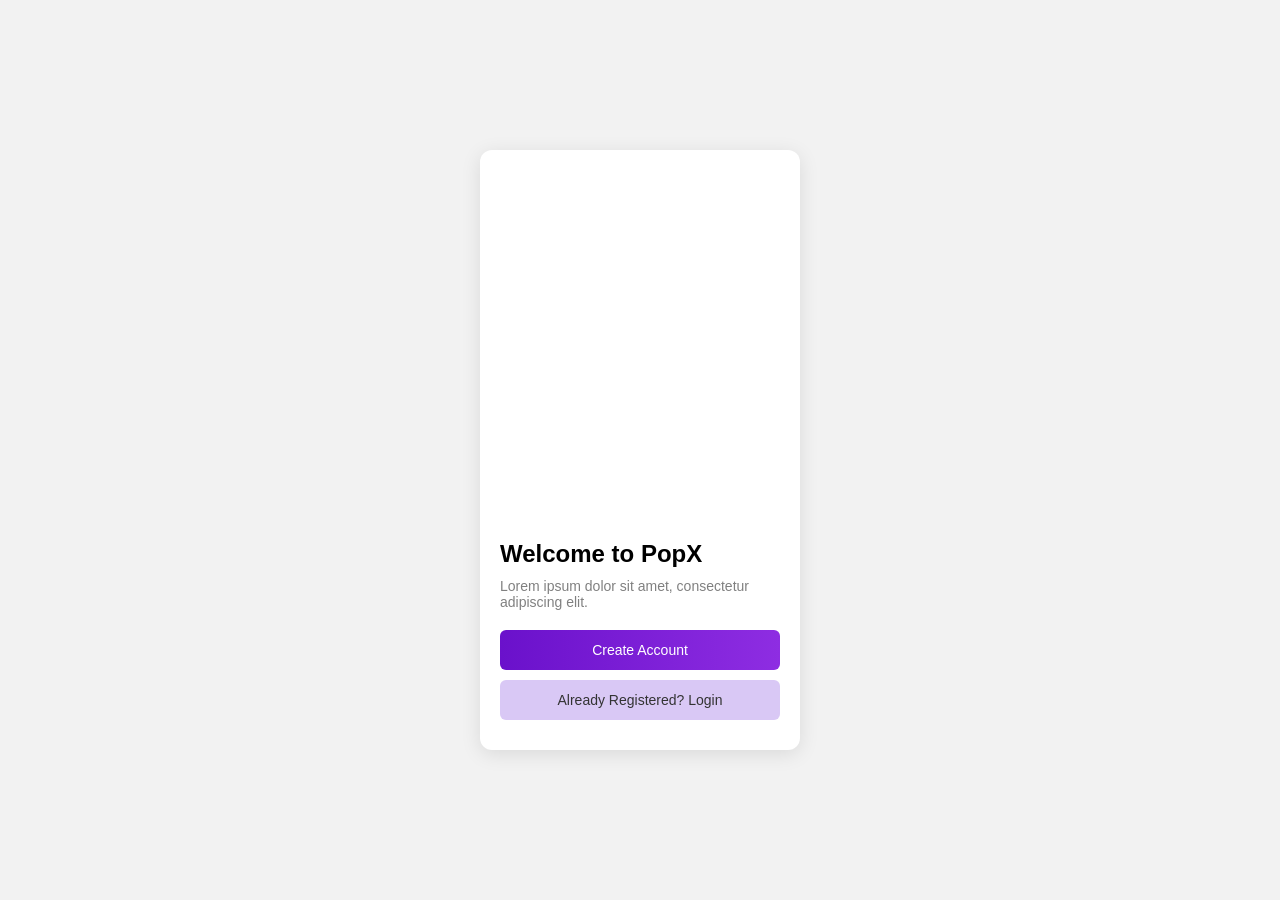
<file: Index.html>
<!DOCTYPE html>
<html lang="en">
<head>
  <meta charset="UTF-8">
  <title>PopX UI</title>
  <link rel="stylesheet" href="styles.css">
</head>
<body>

<div class="container">



  <div class="content">
    <h2>Welcome to PopX</h2>
    <p>Lorem ipsum dolor sit amet, consectetur adipiscing elit.</p>

    <a href="Index1.html"><button class="btn primary">Create Account</button></a>
    <a href="Index2.html"><button class="btn secondary">Already Registered? Login</button></a>
  </div>

</div>

</body>
</html>
</file>
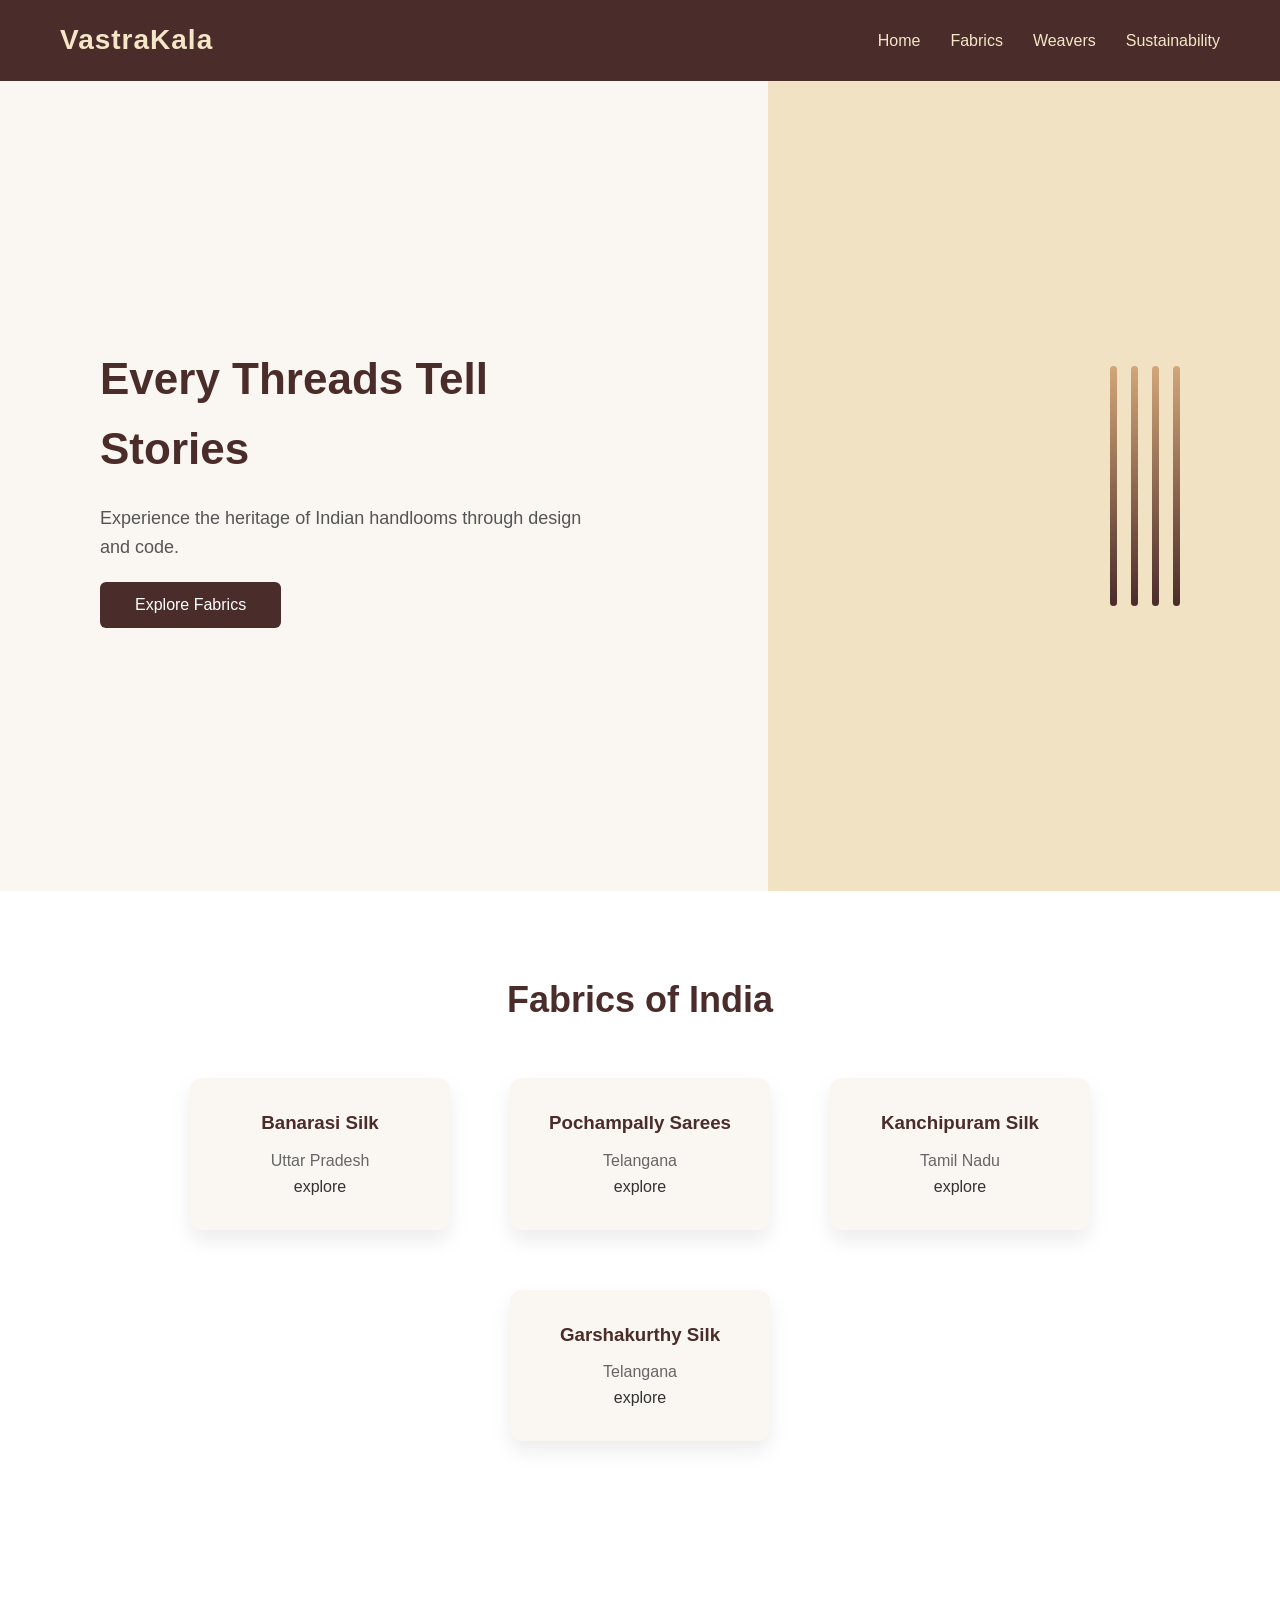
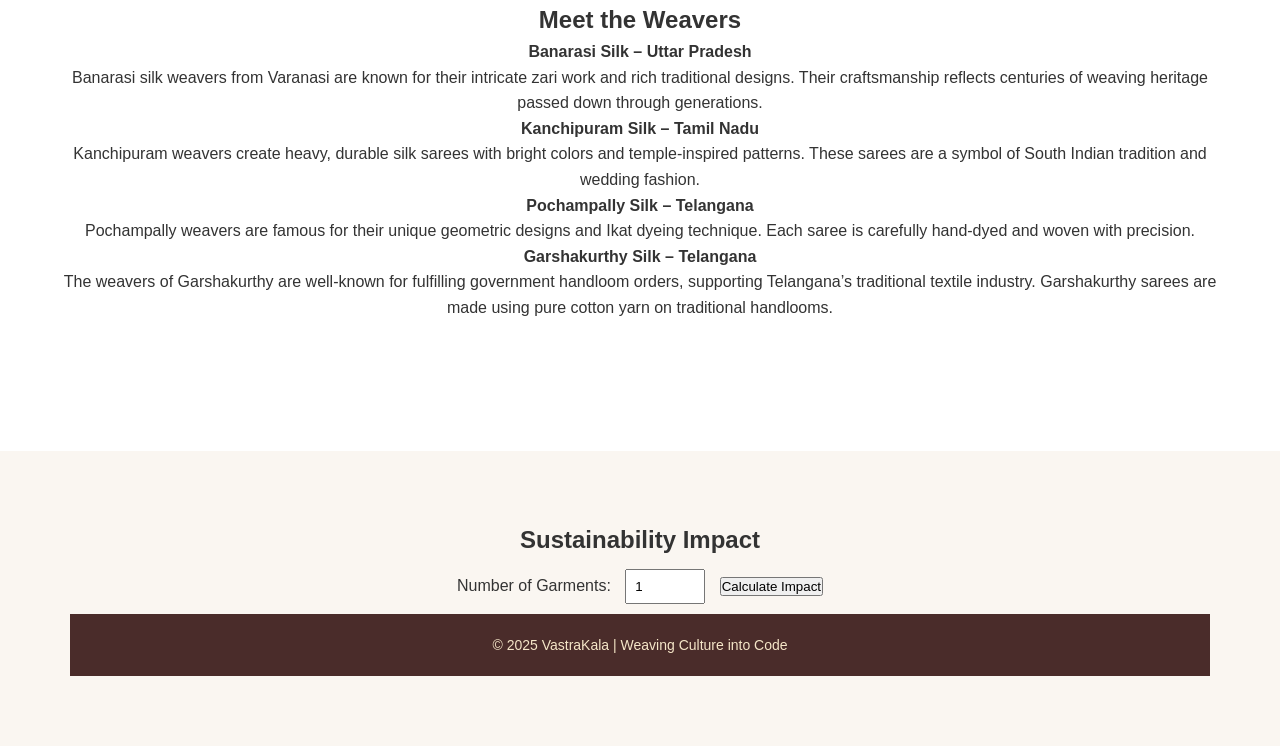
<file: index.html>
<!DOCTYPE html>
<html lang="en">
<head>
    <meta charset="UTF-8">
    <title>VastraKala | Where Threads Tell Stories</title>
    <meta name="viewport" content="width=device-width, initial-scale=1.0">
    
    <!-- CSS -->
    <link rel="stylesheet" href="style.css">
</head>
<body>

    <!-- NAVBAR -->
    <header class="navbar">
        <h1 class="logo">VastraKala</h1>
        <nav>
            <ul>
                <li><a href="#home">Home</a></li>
                <li><a href="#fabrics">Fabrics</a></li>
                <li><a href="#stories">Weavers</a></li>
                <li><a href="#sustain">Sustainability</a></li>
            </ul>
        </nav>
    </header>

    <!-- HERO SECTION -->
    <section id="home" class="hero">
        <div class="hero-content">
            <h2>Every Threads Tell Stories</h2>
            <p>Experience the heritage of Indian handlooms through design and code.</p>
            <a href="https://goswadeshi.in/" target="_blank"><button id="exploreBtn">Explore Fabrics</button></a>
           
        </div>

        <!-- Loom Animation -->
        <div class="loom">
            <div class="thread">
                
            </div>
            <div class="thread"></div>
            <div class="thread"></div>
            <div class="thread"></div>
        </div>
    </section>

    <!-- FABRICS SECTION -->
    <section id="fabrics" class="fabrics">
        <h2>Fabrics of India</h2>

        <div class="fabric-cards">
            <div class="card">
                <h3>Banarasi Silk</h3>
                <p>Uttar Pradesh</p>
                <!-- <img src="https://sumangalbanaras.com/cdn/shop/files/saree_handloom.jpg?v=1677144164&width=1080" alt=""> -->
               <a href="./banarasisilk.html">explore</a>
            </div>

            <div class="card">
                <h3>Pochampally Sarees</h3>
                <p>Telangana</p>
                 <!-- <img src="https://www.nishalee.com/wp-content/uploads/2021/08/Full-Pochampally-Design-saree_Aegean.jpg" alt="" target="_blank"> -->
                  <a href="./Pochampally.html">explore</a>
            </div>

            <div class="card">
                <h3>Kanchipuram Silk</h3>
                <p>Tamil Nadu</p>
                <a href="./kanchipuram.html">explore</a>
            </div>

            <div class="card">
                <h3>Garshakurthy Silk</h3>
                <p>Telangana</p>
                <a href="./Garsekurthi.html">explore</a>
            </div>
        </div>
    </section>

     <!-- F SECTION -->

    

  

    <!--Weavers-->
    <section id="stories" class="weavers">
    <h2>Meet the Weavers</h2>
    <h4>Banarasi Silk – Uttar Pradesh</h4>
    <p>Banarasi silk weavers from Varanasi are known for their intricate zari work and rich traditional designs.
       Their craftsmanship reflects centuries of weaving heritage passed down through generations.</p>
       <span>
        <h4>Kanchipuram Silk – Tamil Nadu</h4>
        <p>Kanchipuram weavers create heavy, durable silk sarees with bright colors and temple-inspired patterns.
             These sarees are a symbol of South Indian tradition and wedding fashion.</p>
       </span>
       <span>
        <h4>Pochampally Silk – Telangana</h4>
        <p>Pochampally weavers are famous for their unique geometric designs and Ikat dyeing technique. 
            Each saree is carefully hand-dyed and woven with precision.</p>
       </span>
       <h4>Garshakurthy Silk – Telangana</h4>
       <p>The weavers of Garshakurthy are well-known for fulfilling government handloom orders, supporting Telangana’s traditional textile industry. 
        Garshakurthy sarees are made using pure cotton yarn on traditional handlooms. </p>
    <div id="weaverCards" class="weaver-cards"></div>
</section>

<!-- Weaver Modal -->
    <div id="weaverModal" class="modal hidden">
    <div class="modal-content">
        <span id="closeWeaver">&times;</span>
        <h3 id="weaverName"></h3>
        <p id="weaverStory"></p>
        <h1></h1>
      </div>
      </div>

<!-- 
    Sustainability -->
     <section id="sustain" class="sustain">
    <h2>Sustainability Impact</h2>

    <label>Number of Garments:</label>
    <input type="number" id="garments" value="1">

    <button onclick="calculateImpact()">Calculate Impact</button>

    <p id="result"></p>


 
<!-- FOOTER -->
    <footer>
        <p>© 2025 VastraKala | Weaving Culture into Code</p>
    </footer>

      <!-- JS -->
    <script src="./script.js"></script>

</body>
</html>
</file>
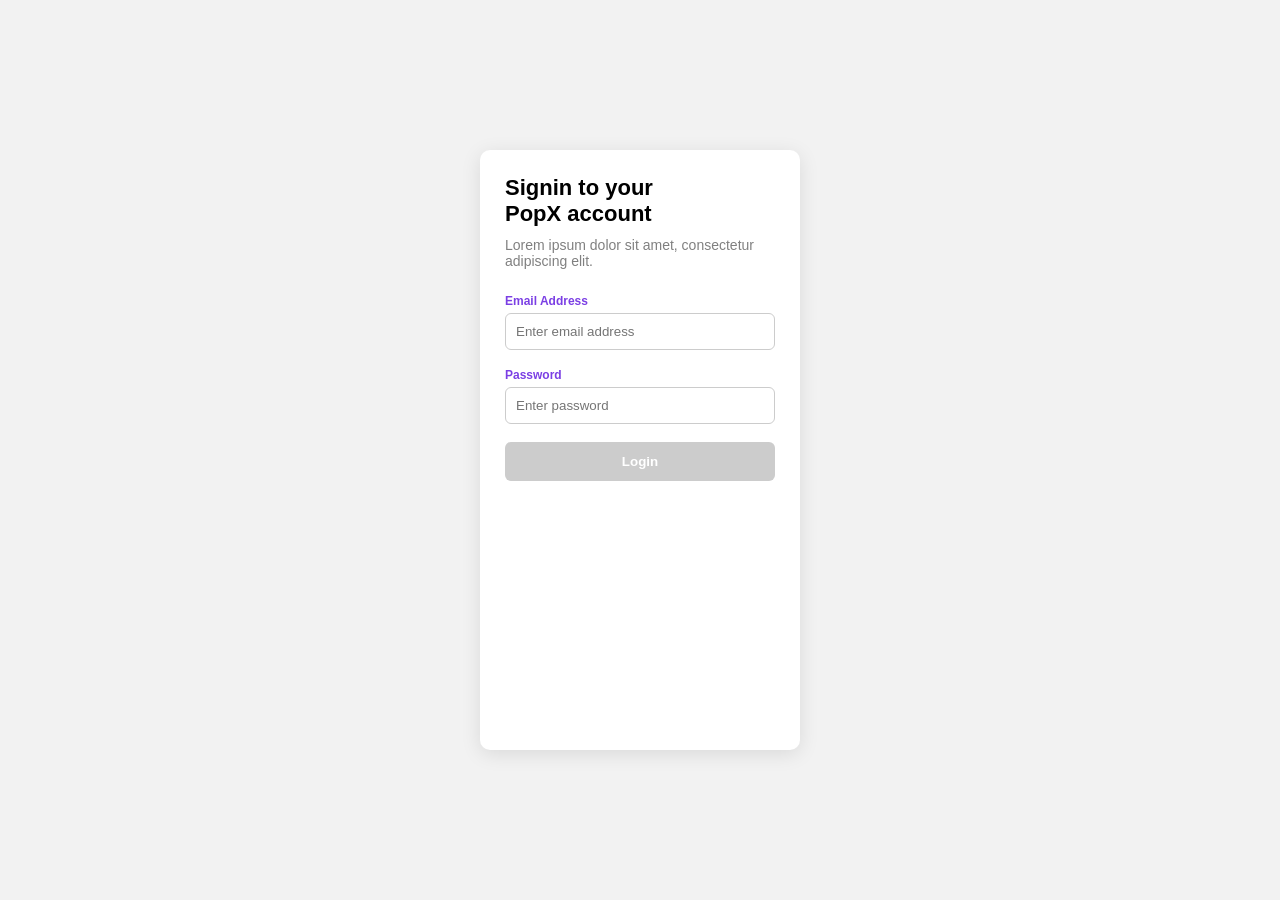
<file: Index1.html>
<!DOCTYPE html>
<html lang="en">
<head>
  <meta charset="UTF-8">
  <title>Login - PopX</title>
  <link rel="stylesheet" href="styles1.css">
</head>
<body>

<div class="container">
  <div class="form-box">
    
    <h2>Signin to your<br>PopX account</h2>
    <p>Lorem ipsum dolor sit amet, consectetur adipiscing elit.</p>

    <form id="loginForm">
      
      <div class="input-group">
        <label>Email Address</label>
        <input type="email" placeholder="Enter email address" required>
      </div>

      <div class="input-group">
        <label>Password</label>
        <input type="password" placeholder="Enter password" required>
      </div>

      <button type="submit" class="login-btn">Login</button>

    </form>

  </div>
</div>

<script src="script.js"></script>
</body>
</html>
</file>
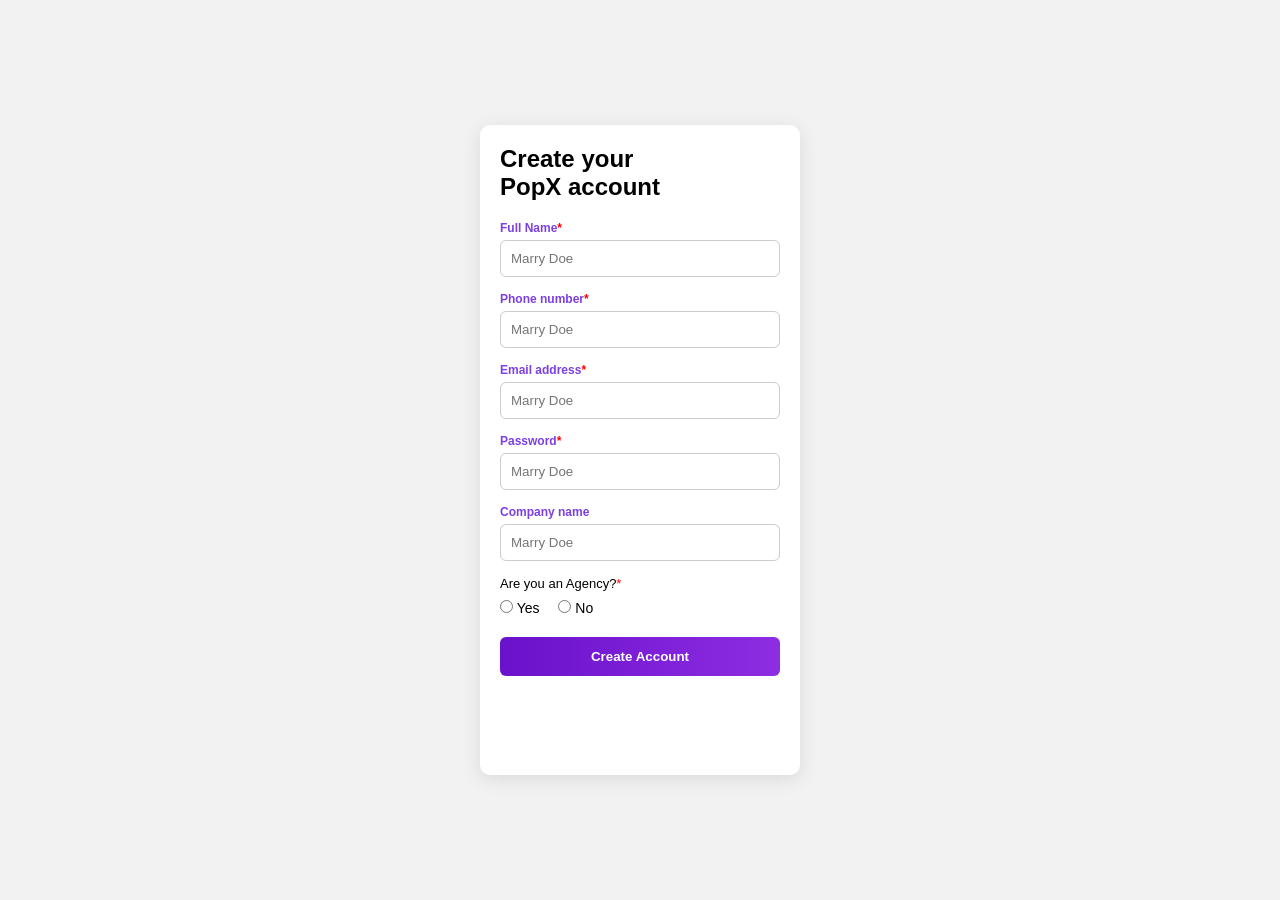
<file: Index2.html>
<!DOCTYPE html>
<html lang="en">
<head>
  <meta charset="UTF-8">
  <title>Create Account</title>
  <link rel="stylesheet" href="styles2.css">
</head>
<body>

<div class="container">
  <div class="form-box">

    <h2>Create your<br>PopX account</h2>

    <form id="signupForm">

      <div class="input-group">
        <label>Full Name<span>*</span></label>
        <input type="text" placeholder="Marry Doe" required>
      </div>

      <div class="input-group">
        <label>Phone number<span>*</span></label>
        <input type="text" placeholder="Marry Doe" required>
      </div>

      <div class="input-group">
        <label>Email address<span>*</span></label>
        <input type="email" placeholder="Marry Doe" required>
      </div>

      <div class="input-group">
        <label>Password<span>*</span></label>
        <input type="password" placeholder="Marry Doe" required>
      </div>

      <div class="input-group">
        <label>Company name</label>
        <input type="text" placeholder="Marry Doe">
      </div>

      <div class="radio-group">
        <p>Are you an Agency?<span>*</span></p>
        <label>
          <input type="radio" name="agency" value="yes" required> Yes
        </label>
        <label>
          <input type="radio" name="agency" value="no"> No
        </label>
      </div>

      <button type="submit" class="submit-btn">Create Account</button>

    </form>

  </div>
</div>

<script src="scriptf1.js"></script>
</body>
</html>
</file>
<file: styles.css>
* {
  margin: 0;
  padding: 0;
  box-sizing: border-box;
  font-family: Arial, sans-serif;
}

body {
  height: 100vh;
  display: flex;
  justify-content: center;
  align-items: center;
  background: #f2f2f2;
}

.container {
  width: 320px;
  height: 600px;
  background: white;
  border-radius: 12px;
  box-shadow: 0 4px 20px rgba(0,0,0,0.1);
  padding: 20px;
  position: relative;
  display: flex;
  flex-direction: column;
  justify-content: flex-end;
}

.content h2 {
  margin-bottom: 10px;
}

.content p {
  color: gray;
  font-size: 14px;
  margin-bottom: 20px;
}

.btn {
  width: 100%;
  padding: 12px;
  border: none;
  border-radius: 6px;
  font-size: 14px;
  cursor: pointer;
  margin-bottom: 10px;
}

.primary {
  background: linear-gradient(90deg, #6a11cb, #8e2de2);
  color: white;
}

.secondary {
  background: #d9c8f5;
  color: #333;
}


.circle {
  position: absolute;
  width: 40px;
  height: 40px;
  background: #f4b400;
  border-radius: 50%;
}


.c1 { top: 60px; left: 140px; }
.c2 { top: 100px; left: 130px; }
.c3 { top: 140px; left: 160px; }
.c4 { top: 180px; left: 180px; }
.c5 { top: 220px; left: 200px; }
.c6 { top: 40px; left: 80px; }
.c7 { top: 80px; left: 100px; }
.c8 { top: 20px; right: 20px; }
</file>
<file: style.css>
/* ===============================
   GLOBAL RESET & BASE STYLES
================================ */
* {
    margin: 0;
    padding: 0;
    box-sizing: border-box;
    font-family: "Segoe UI", sans-serif;
}

body {
    background-color: #faf6f1;
    color: #333;
    line-height: 1.6;
}

/* ===============================
   NAVBAR
================================ */
.navbar {
    display: flex;
    justify-content: space-between;
    align-items: center;
    padding: 18px 60px;
    background-color: #4a2c2a;
    position: sticky;
    top: 0;
    z-index: 100;
}

.logo {
    color: #f5e6c8;
    font-size: 28px;
    letter-spacing: 1px;
}

.navbar ul {
    list-style: none;
    display: flex;
}

.navbar ul li {
    margin-left: 30px;
}

.navbar ul li a {
    text-decoration: none;
    color: #f5e6c8;
    font-size: 16px;
    transition: color 0.3s;
}

.navbar ul li a:hover {
    color: #d2a679;
}

/* ===============================
   HERO SECTION
================================ */
.hero {
    display: flex;
    justify-content: space-between;
    align-items: center;
    padding: 80px 100px;
    min-height: 90vh;
    background: linear-gradient(
        to right,
        #faf6f1 60%,
        #f1e2c4 40%
    );
}

.hero-content {
    max-width: 500px;
}

.hero-content h2 {
    font-size: 44px;
    color: #4a2c2a;
}

.hero-content p {
    margin: 20px 0;
    font-size: 18px;
    color: #555;
}

.hero-content button {
    padding: 14px 35px;
    background-color: #4a2c2a;
    color: #fff;
    border: none;
    font-size: 16px;
    cursor: pointer;
    border-radius: 6px;
    transition: background 0.3s, transform 0.3s;
}

.hero-content button:hover {
    background-color: #2f1a19;
    transform: translateY(-3px);
}

/* ===============================
   LOOM ANIMATION
================================ */
.loom {
    display: flex;
    gap: 14px;
}

.thread {
    width: 7px;
    height: 240px;
    background: linear-gradient(#d2a679, #4a2c2a);
    border-radius: 4px;
    animation: weave 2s infinite ease-in-out alternate;
}

.thread:nth-child(2) { animation-delay: 0.3s; }
.thread:nth-child(3) { animation-delay: 0.6s; }
.thread:nth-child(4) { animation-delay: 0.9s; }

@keyframes weave {
    from {
        transform: translateY(0);
    }
    to {
        transform: translateY(35px);
    }
}

/* ===============================
   FABRICS SECTION
================================ */
.fabrics {
    padding: 80px 60px;
    background-color: #fff;
    text-align: center;
}

.fabrics h2 {
    font-size: 36px;
    color: #4a2c2a;
    margin-bottom: 50px;
}

.fabric-cards {
    display: flex;
    justify-content: center;
    gap: 60px;
    flex-wrap: wrap;
}

.card {
    width: 260px;
    padding: 30px 25px;
    background-color: #faf6f1;
    border-radius: 12px;
    box-shadow: 0 10px 20px rgba(0,0,0,0.08);
    transition: transform 0.4s, box-shadow 0.4s;
    cursor: pointer;
}

.card h3 {
    color: #4a2c2a;
    margin-bottom: 10px;
}

.card p {
    color: #666;
}

.card:hover {
    transform: translateY(-12px);
    box-shadow: 0 18px 35px rgba(0,0,0,0.15);
}

/* ===============================
   FOOTER
================================ */
footer {
    background-color: #4a2c2a;
    color: #f5e6c8;
    text-align: center;
    padding: 20px;
    font-size: 14px;
}

/* ===============================
   RESPONSIVE DESIGN
================================ */
@media (max-width: 900px) {
    .hero {
        flex-direction: column;
        text-align: center;
        padding: 60px 30px;
    }

    .loom {
        margin-top: 50px;
    }

    .hero-content h2 {
        font-size: 36px;
    }
}
/*========*/

.weavers {
    padding: 80px 60px;
    background-color: #fff;
    text-align: center;
}

.weaver-cards {
    display: grid;
    grid-template-columns: repeat(auto-fit, minmax(260px, 1fr));
    gap: 35px;
    margin-top: 50px;
}

.weaver-card {
    background-color: #faf6f1;
    padding: 30px;
    border-radius: 12px;
    box-shadow: 0 8px 18px rgba(0,0,0,0.08);
    cursor: pointer;
    transition: transform 0.3s;
}

.weaver-card:hover {
    transform: translateY(-10px);
}

.weaver-card h3 {
    color: #4a2c2a;
    margin-bottom: 10px;
}

.weaver-card p {
    color: #666;
}

/* Reuse modal */
.modal {
    position: fixed;
    inset: 0;
    background: rgba(0,0,0,0.6);
    display: flex;
    justify-content: center;
    align-items: center;
}

.modal-content {
    background: #fff;
    padding: 30px;
    width: 420px;
    border-radius: 12px;
}

.hidden {
    display: none;
}


/*========*/

.sustain {
    padding: 70px;
    text-align: center;
    background-color: #faf6f1;
}

.sustain input {
    padding: 8px;
    width: 80px;
    margin: 10px;
}

/*=====*/

/* Sustainability Section */
.sustainability-section {
    background-color: #ffffff;
    padding: 70px 0;
}

.section-title {
    text-align: center;
    font-weight: bold;
    font-size: 2.2rem;
}

.section-subtitle {
    text-align: center;
    color: #6c757d;
    margin-top: 10px;
}

.sustainability-card {
    padding: 25px;
    border-radius: 15px;
    transition: transform 0.3s ease, box-shadow 0.3s ease;
}

.sustainability-card:hover {
    transform: translateY(-8px);
    box-shadow: 0 10px 25px rgba(0, 0, 0, 0.12);
}

.sustainability-card .icon {
    font-size: 2.5rem;
    margin-bottom: 15px;
}

.sustainability-card h5 {
    font-weight: 600;
    margin-bottom: 10px;
}

a {
  text-decoration: none;
  color: inherit;
}

a { text-decoration: none; color: inherit; }
a:visited { color: inherit; }
</file>
<file: styles1.css>
* {
  margin: 0;
  padding: 0;
  box-sizing: border-box;
  font-family: Arial, sans-serif;
}

body {
  height: 100vh;
  display: flex;
  justify-content: center;   /* horizontal center */
  align-items: center;       /* vertical center */
  background: #f2f2f2;
}

.container {
  width: 320px;
  height: 600px;
  background: white;
  border-radius: 10px;
  box-shadow: 0 4px 20px rgba(0,0,0,0.1);
  padding: 25px;
}

.form-box h2 {
  font-size: 22px;
  margin-bottom: 10px;
}

.form-box p {
  font-size: 14px;
  color: gray;
  margin-bottom: 25px;
}

.input-group {
  margin-bottom: 18px;
}

.input-group label {
  font-size: 12px;
  color: #7b3fe4;
  font-weight: bold;
  display: block;
  margin-bottom: 5px;
}

.input-group input {
  width: 100%;
  padding: 10px;
  border-radius: 6px;
  border: 1px solid #ccc;
  outline: none;
}

.input-group input:focus {
  border-color: #7b3fe4;
}

.login-btn {
  width: 100%;
  padding: 12px;
  border: none;
  border-radius: 6px;
  background: #ccc;
  color: white;
  font-weight: bold;
  cursor: pointer;
  transition: 0.3s;
}

/* Active state (enabled login) */
.login-btn.active {
  background: linear-gradient(90deg, #6a11cb, #8e2de2);
}
</file>
<file: styles2.css>
* {
  margin: 0;
  padding: 0;
  box-sizing: border-box;
  font-family: Arial, sans-serif;
}

body {
  height: 100vh;
  display: flex;
  justify-content: center;
  align-items: center;
  background: #f2f2f2;
}

.container {
  width: 320px;
  height: 650px;
  background: white;
  border-radius: 10px;
  box-shadow: 0 4px 20px rgba(0,0,0,0.1);
  padding: 20px;
}

.form-box h2 {
  margin-bottom: 20px;
}

.input-group {
  margin-bottom: 15px;
}

.input-group label {
  font-size: 12px;
  color: #7b3fe4;
  font-weight: bold;
  display: block;
  margin-bottom: 5px;
}

.input-group label span {
  color: red;
}

.input-group input {
  width: 100%;
  padding: 10px;
  border-radius: 6px;
  border: 1px solid #ccc;
  outline: none;
}

.input-group input:focus {
  border-color: #7b3fe4;
}

.radio-group {
  margin-top: 10px;
  margin-bottom: 20px;
}

.radio-group p {
  font-size: 13px;
  margin-bottom: 8px;
}

.radio-group span {
  color: red;
}

.radio-group label {
  margin-right: 15px;
  font-size: 14px;
}

.submit-btn {
  width: 100%;
  padding: 12px;
  border: none;
  border-radius: 6px;
  background: linear-gradient(90deg, #6a11cb, #8e2de2);
  color: white;
  font-weight: bold;
  cursor: pointer;
}
</file>
